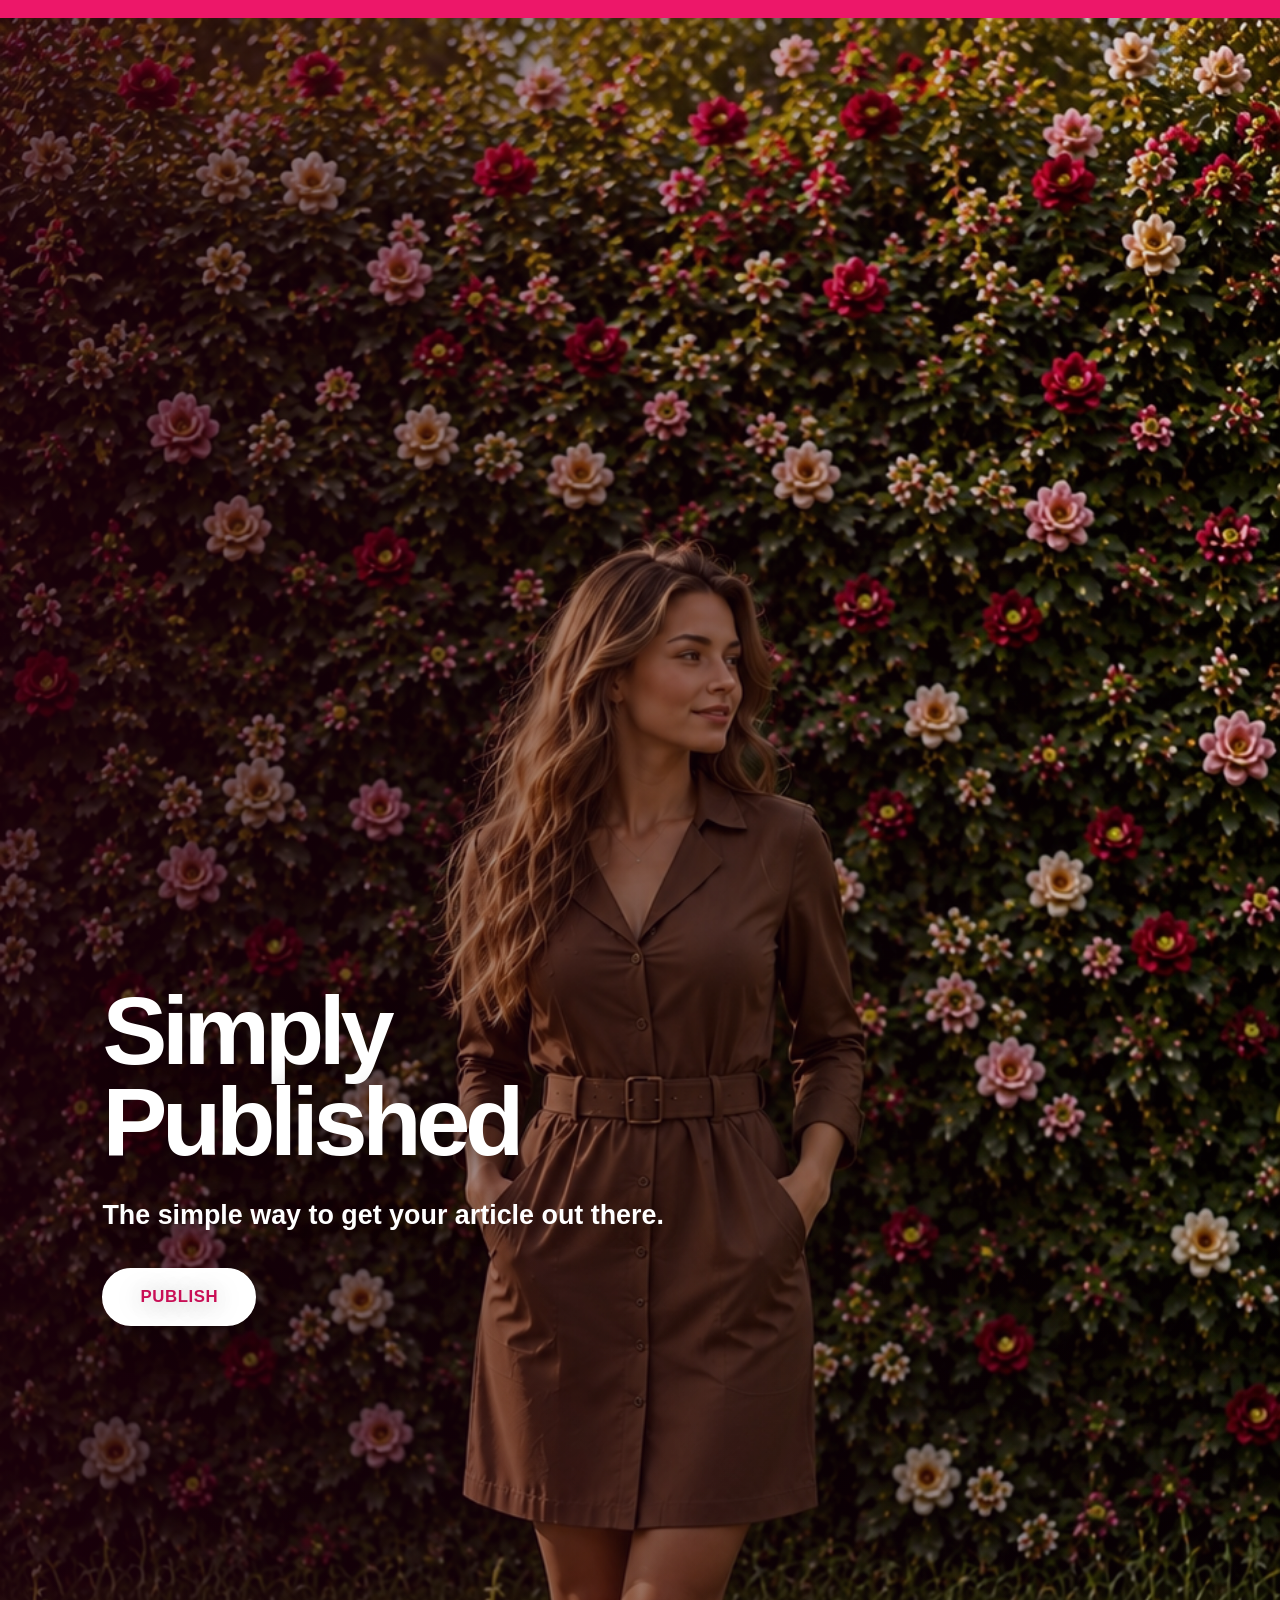
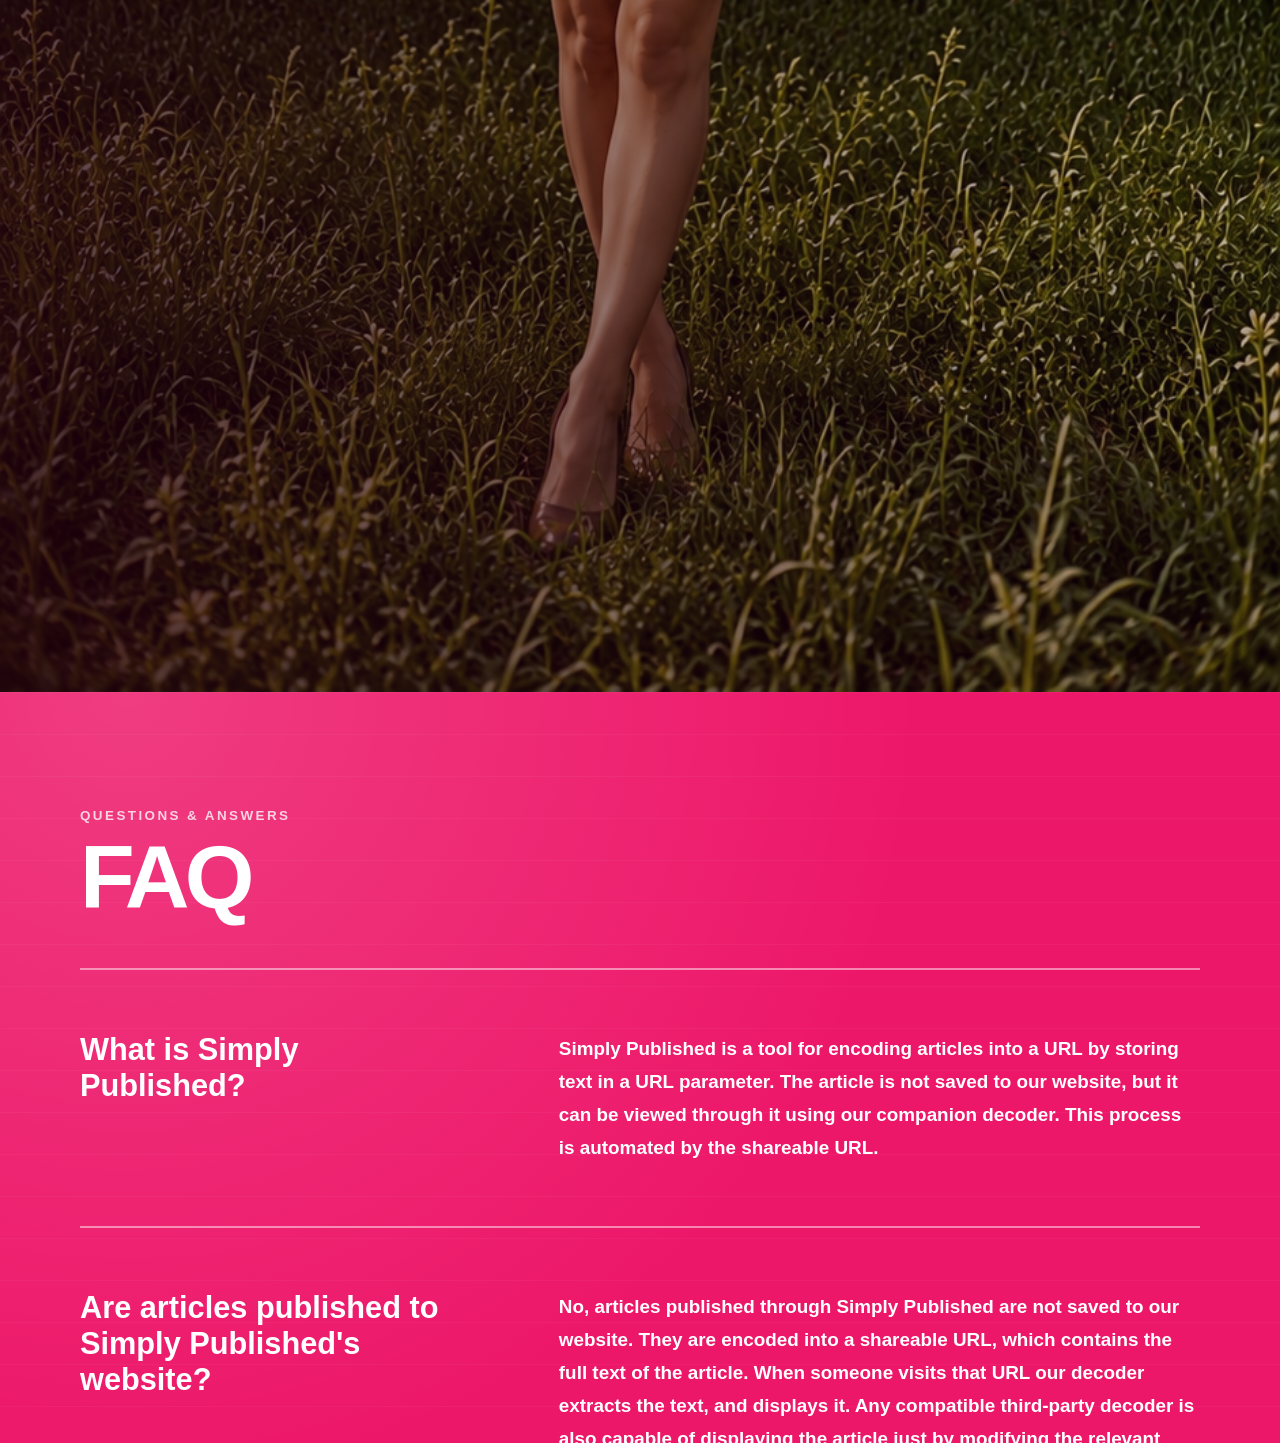
<file: docs/index.html>
<!DOCTYPE html>
<html lang="en">
<head>
    <meta charset="UTF-8">
    <meta name="viewport" content="width=device-width, initial-scale=1.0">
    <meta name="description" content="Simply Published makes it easy to encode an article into a shareable URL.">
    <title>Simply Published</title>
    <link rel="stylesheet" href="styles.css">
</head>
<body>
    <header class="top-strip" aria-label="Simply Published"></header>

    <main>
        <section class="hero" aria-labelledby="site-title">
            <picture class="hero-picture">
                <source media="(max-width: 700px)" srcset="mobile.jpg">
                <img src="desktop.jpg" alt="" class="hero-image">
            </picture>

            <div class="hero-shade" aria-hidden="true"></div>

            <div class="hero-content">
                <h1 id="site-title">Simply Published</h1>
                <p>The simple way to get your article out there.</p>
                <a class="publish-button" href="cms.html">Publish</a>
            </div>
        </section>

        <section class="faq" aria-labelledby="faq-title">
            <div class="faq-inner">
                <p class="section-label">Questions &amp; answers</p>
                <h2 id="faq-title">FAQ</h2>

                <div class="faq-list">
                    <article class="faq-item">
                        <h3>What is Simply Published?</h3>
                        <p>Simply Published is a tool for encoding articles into a URL by storing text in a URL parameter. The article is not saved to our website, but it can be viewed through it using our companion decoder. This process is automated by the shareable URL.</p>
                    </article>

                    <article class="faq-item">
                        <h3>Are articles published to Simply Published's website?</h3>
                        <p>No, articles published through Simply Published are not saved to our website. They are encoded into a shareable URL, which contains the full text of the article. When someone visits that URL our decoder extracts the text, and displays it. Any compatible third-party decoder is also capable of displaying the article just by modifying the relevant parts of the URL (e.g., changing the domain name).</p>
                    </article>
                    
                    <article class="faq-item">
                        <h3>Who is Simply Published for?</h3>
                        <p>Normally if you want to publish an article online you buy a domain, buy web hosting, create a website, write your article, and publish it. This process takes time, and typically money. If you're establishing a serious online presence, that can be well worth it. However, if you're just looking to quickly get an article online—to share with a limited audience, or perhaps even a specific person—, and don't care about long-term retention, then Simply Published provides a quicker alternative, because all you need to do is write your article, and generate the link. It's a very specific use-case.</p>
                    </article>

                    <article class="faq-item">
                        <h3>Can I publish anything I want?</h3>
                        <p>No, because your articles are being encoded, and decoded through our platform, your articles must comply with our <a href="cms.html?text=[base64]">Terms of Service agreement</a>, and it imposes some restrictions on what you can publish.</p>
                    </article>
                    
                    <article class="faq-item">
                        <h3>Does Simply Published review articles?</h3>
                        <p>No, we don't review articles during the publication process, because we don't have access to them. When you publish an article the process occurs entirely in your browser. Only you have the link until you share it with someone.</p>
                    </article>
                    
                    <article class="faq-item">
                        <h3>What are the downsides of using Simply Published?</h3>
                        <p>Because article URLs are quite long, you may not be able to share them on some platforms due to link length limits. For browser compatibility purposes we also impose a length limit on articles, so the platform is not well suited to big articles. The URLs are also not SEO friendly, as they aren't intended to be indexed by search engines.</p>
                    </article>
                    
                </div>
            </div>
        </section>
    </main>
</body>
</html>
</file>
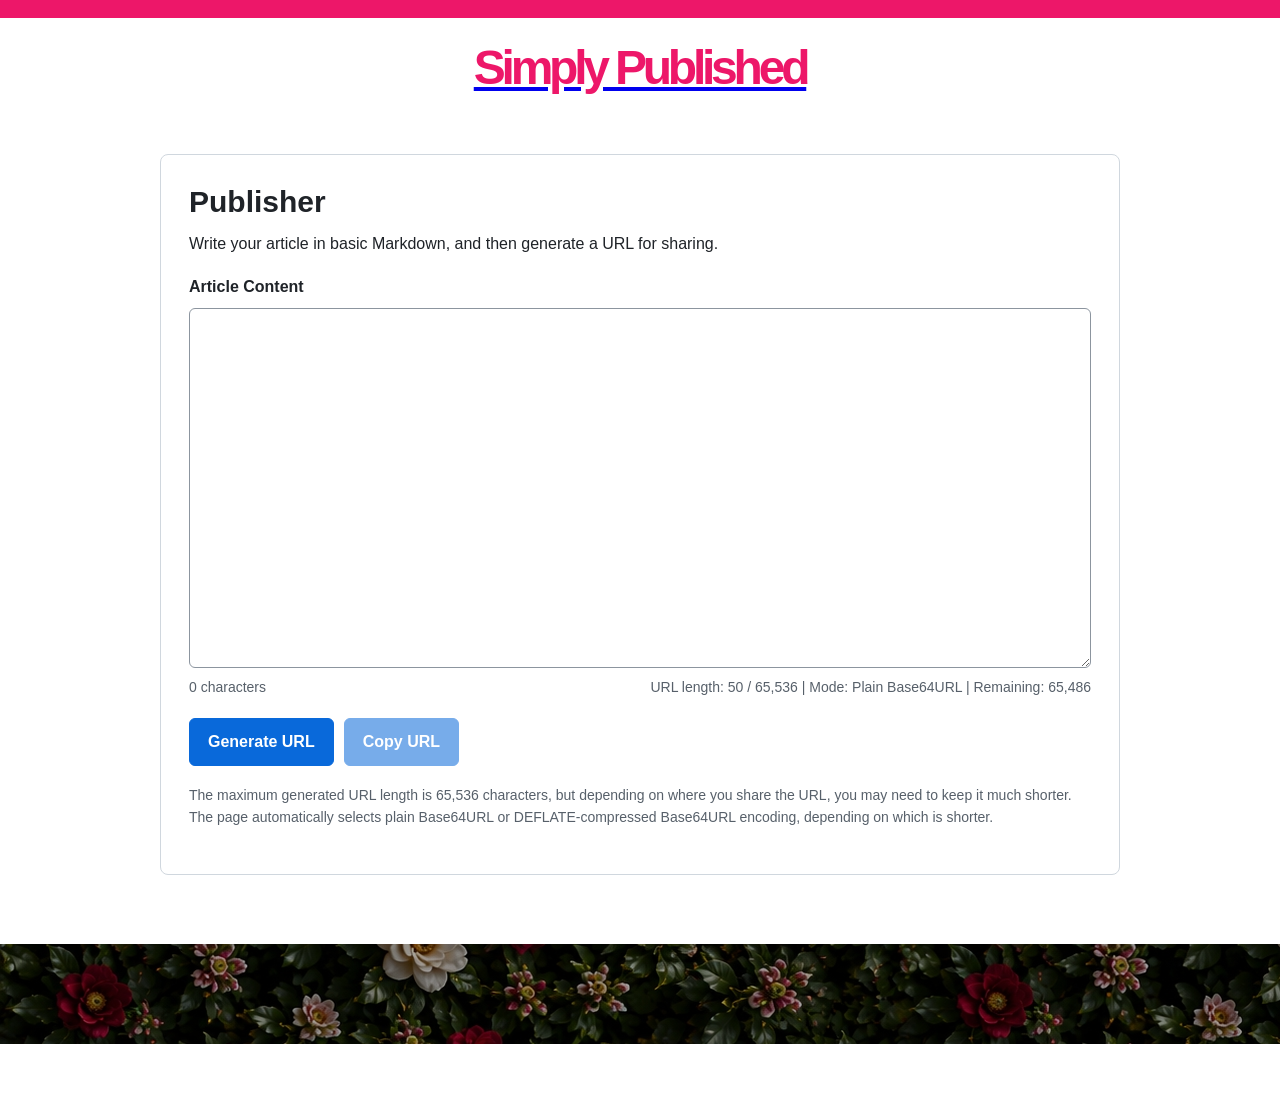
<file: docs/cms.html>
<!DOCTYPE html>
<html lang="en">
<head>
    <meta charset="UTF-8">
    <meta name="viewport" content="width=device-width, initial-scale=1.0">
    <title>Simply Published</title>
    <style>
        * {
            box-sizing: border-box;
        }

        html {
            background: #ffffff;
        }

        body {
            margin: 0;
            min-height: 100vh;
            color: #1f2328;
            background: #ffffff;
            font-family: Arial, Helvetica, sans-serif;
            font-size: 16px;
            line-height: 1.6;
        }

        #create_mode {
            width: min(960px, calc(100% - 40px));
            margin: 36px auto;
            padding: 28px;
            border: 1px solid #d0d7de;
            border-radius: 8px;
            background: #ffffff;
        }

        #create_mode h1 {
            margin: 0 0 10px;
            font-size: 30px;
            line-height: 1.25;
        }

        #create_mode p {
            margin: 0 0 18px;
        }

        .text-input-label {
            display: block;
            margin-bottom: 8px;
            font-weight: 700;
        }

        #text_input {
            width: 100%;
            min-height: 360px;
            padding: 14px;
            overflow: auto;
            resize: vertical;
            white-space: pre-wrap;
            overflow-wrap: anywhere;
            color: #1f2328;
            background: #ffffff;
            border: 1px solid #8c959f;
            border-radius: 6px;
            outline: none;
            font-family: ui-monospace, SFMono-Regular, Consolas, "Liberation Mono", monospace;
            line-height: 1.5;
        }

        #text_input:focus {
            border-color: #0969da;
            box-shadow: 0 0 0 3px rgba(9, 105, 218, 0.16);
        }

        .status-row {
            display: flex;
            flex-wrap: wrap;
            justify-content: space-between;
            gap: 8px 20px;
            margin-top: 8px;
            color: #57606a;
            font-size: 14px;
        }

        .button-row {
            display: flex;
            flex-wrap: wrap;
            gap: 10px;
            margin-top: 20px;
        }

        button {
            padding: 10px 18px;
            color: #ffffff;
            background: #0969da;
            border: 1px solid #0969da;
            border-radius: 6px;
            cursor: pointer;
            font: inherit;
            font-weight: 700;
        }

        button:hover,
        button:focus {
            background: #075bbd;
        }

        button:disabled {
            cursor: not-allowed;
            opacity: 0.55;
        }

        #message_output,
        #url_output_container {
            margin-top: 20px;
            padding: 14px;
            border-radius: 6px;
        }

        #message_output {
            display: none;
        }

        #message_output.success {
            display: block;
            background: #dafbe1;
            border: 1px solid #4ac26b;
        }

        #message_output.error {
            display: block;
            background: #ffebe9;
            border: 1px solid #ff8182;
        }

        #url_output_container {
            display: none;
            background: #f6f8fa;
            border: 1px solid #d0d7de;
        }

        #url_output_container.visible {
            display: block;
        }

        #generated_url {
            display: block;
            margin-top: 8px;
            overflow-wrap: anywhere;
            color: #0969da;
        }

        .small-note {
            margin-top: 18px !important;
            color: #57606a;
            font-size: 14px;
        }

        #view_mode {
            display: none;
        }

        #view_mode.visible {
            display: block;
        }

        #markdown_document {
            width: min(900px, calc(100% - 48px));
            margin: 40px auto;
            overflow-wrap: anywhere;
        }

        #markdown_document > :first-child {
            margin-top: 0;
        }

        #markdown_document > :last-child {
            margin-bottom: 0;
        }

        #markdown_document h1,
        #markdown_document h2,
        #markdown_document h3,
        #markdown_document h4,
        #markdown_document h5,
        #markdown_document h6 {
            margin-top: 1.5em;
            margin-bottom: 0.55em;
            line-height: 1.25;
            page-break-after: avoid;
            break-after: avoid-page;
        }

        #markdown_document h1,
        #markdown_document h2 {
            padding-bottom: 0.3em;
            border-bottom: 1px solid #d8dee4;
        }

        #markdown_document h1 { font-size: 2em; }
        #markdown_document h2 { font-size: 1.5em; }
        #markdown_document h3 { font-size: 1.25em; }
        #markdown_document h4 { font-size: 1em; }
        #markdown_document h5 { font-size: 0.875em; }
        #markdown_document h6 { font-size: 0.85em; color: #57606a; }

        #markdown_document p {
            margin: 0 0 1em;
        }

        #markdown_document a {
            color: #0969da;
            text-decoration: underline;
        }

        #markdown_document img {
            max-width: 100%;
            height: auto;
            break-inside: avoid;
            page-break-inside: avoid;
        }

        #markdown_document blockquote {
            margin: 0 0 1em;
            padding: 0 1em;
            color: #57606a;
            border-left: 4px solid #d0d7de;
            break-inside: avoid;
            page-break-inside: avoid;
        }

        #markdown_document blockquote > :last-child {
            margin-bottom: 0;
        }

        #markdown_document code {
            padding: 0.15em 0.35em;
            background: #eff1f3;
            border-radius: 4px;
            font-family: ui-monospace, SFMono-Regular, Consolas, "Liberation Mono", monospace;
            font-size: 0.9em;
        }

        #markdown_document pre {
            margin: 0 0 1em;
            padding: 16px;
            overflow: auto;
            white-space: pre-wrap;
            overflow-wrap: anywhere;
            background: #f6f8fa;
            border: 1px solid #d0d7de;
            border-radius: 6px;
            break-inside: avoid;
            page-break-inside: avoid;
        }

        #markdown_document pre code {
            padding: 0;
            background: transparent;
            border-radius: 0;
            font-size: 0.9em;
        }

        #markdown_document ul,
        #markdown_document ol {
            margin: 0 0 1em;
            padding-left: 2em;
        }

        #markdown_document li + li {
            margin-top: 0.2em;
        }

        #markdown_document li > ul,
        #markdown_document li > ol {
            margin-top: 0.2em;
            margin-bottom: 0;
        }

        #markdown_document .task-list-item {
            list-style: none;
        }

        #markdown_document .task-list-item input {
            margin: 0 0.45em 0 -1.4em;
            vertical-align: middle;
        }

        #markdown_document hr {
            height: 1px;
            margin: 1.5em 0;
            background: #d8dee4;
            border: 0;
        }

        #markdown_document table {
            display: block;
            width: max-content;
            max-width: 100%;
            margin: 0 0 1em;
            overflow-x: auto;
            border-collapse: collapse;
            break-inside: avoid;
            page-break-inside: avoid;
        }

        #markdown_document th,
        #markdown_document td {
            padding: 6px 13px;
            border: 1px solid #d0d7de;
        }

        #markdown_document th {
            font-weight: 700;
            background: #f6f8fa;
        }

        #markdown_document tr:nth-child(even) td {
            background: #f6f8fa;
        }

        #view_error {
            display: none;
            width: min(760px, calc(100% - 48px));
            margin: 40px auto;
            padding: 16px;
            background: #ffebe9;
            border: 1px solid #ff8182;
            border-radius: 6px;
        }

        #view_error.visible {
            display: block;
        }

        @media (max-width: 640px) {
            #create_mode {
                width: calc(100% - 24px);
                margin: 12px auto;
                padding: 18px;
            }

            #markdown_document {
                width: calc(100% - 28px);
                margin: 20px auto;
            }
        }

        @media print {
            @page {
                margin: 18mm;
            }

            body {
                color: #000000;
                background: #ffffff;
                font-size: 11pt;
                line-height: 1.45;
            }

            #create_mode,
            #view_error {
                display: none !important;
            }

            #view_mode.visible {
                display: block !important;
            }

            #markdown_document {
                width: auto;
                max-width: none;
                margin: 0;
            }

            #markdown_document a {
                color: #000000;
                text-decoration: underline;
            }

            #markdown_document pre,
            #markdown_document blockquote,
            #markdown_document table,
            #markdown_document img,
            #markdown_document li {
                break-inside: avoid;
                page-break-inside: avoid;
            }

            #markdown_document table {
                display: table;
                width: 100%;
                overflow: visible;
            }

            #markdown_document pre {
                white-space: pre-wrap;
            }
        }
        
        
   /* ==========================================
   Simply Published Header
   ========================================== */

.sp-top-bar {
    width: 100%;
    height: 18px;
    background: #ed1769;
}

.sp-banner {
    position: relative;
    width: 100%;
    height: 100px;
    background-color: #FFFFFF;
    overflow: hidden;
}

.sp-banner::before {
    content: "";
    position: absolute;
    inset: 0;
    /*background: rgba(0,0,0,0.35);*/
}

.sp-banner-overlay {
    position: relative;
    z-index: 1;
    height: 100%;
    display: flex;
    justify-content: center;
    align-items: center;
    padding: 0 20px;
    text-align: center;
}

.sp-banner h1 {
    margin: 0;
    color: #ed1769;
    font-family: Arial, Helvetica, sans-serif;
    /* font-size: 2rem;
    font-weight: 700; */

	font-size: clamp(2rem, 4vw, 3rem);
	line-height: 0.94;
	letter-spacing: -0.088em;
	font-weight: 900;    
    
    /* text-shadow:
        0 2px 8px rgba(0,0,0,0.65),
        0 0 2px rgba(0,0,0,0.8); */
}

@media (max-width: 700px) {

    .sp-top-bar {
        height: 14px;
    }

    .sp-banner {
        height: 100px;
    }

    .sp-banner h1 {
        font-size: 1.6rem;
    }

}

.sp-banner2 {
	margin-top: 69px;
	margin-bottom: 69px;
    position: relative;
    width: 100%;
    height: 100px;
    background-image: url("banner2.jpg");
    /* background-size: cover; */
    /* background-position: center; */
    /* background-repeat: no-repeat; */
    background-repeat: repeat;
    overflow: hidden;
}

.sp-banner2::before {
    content: "";
    position: absolute;
    inset: 0;
    background: rgba(0,0,0,0.35);
}

.sp-banner2-overlay {
    position: relative;
    z-index: 1;
    height: 100%;
    display: flex;
    justify-content: center;
    align-items: center;
    padding: 0 20px;
    text-align: center;
}

@media print {
   .sp-top-bar {
        display: none !important;
    }
    

    .sp-banner {
        display: none !important;
    }

     .sp-banner2 {
        display: none !important;
    }
}
    </style>
</head>
<body>

<!-- Simply Published Header -->
<div class="sp-top-bar"></div>

<header class="sp-banner">
    <div class="sp-banner-overlay">
        <a href="index.html"><h1>Simply Published</h1></a>
    </div>
</header>

    <main id="create_mode">
        <h1>Publisher</h1>
        <p>Write your article in basic Markdown, and then generate a URL for sharing.</p>

        <label class="text-input-label" for="text_input">Article Content</label>
        <div id="text_input" contenteditable="true" role="textbox" aria-multiline="true" spellcheck="true"></div>

        <div class="status-row">
            <span id="character_count">0 characters</span>
            <span id="url_length_status">URL length: calculating...</span>
        </div>

        <div class="button-row">
            <button id="generate_url_button" type="button">Generate URL</button>
            <button id="copy_url_button" type="button" disabled>Copy URL</button>
        </div>

        <div id="message_output" aria-live="polite"></div>

        <div id="url_output_container">
            <strong>Article URL</strong>
            <a id="generated_url" href="#"></a>
        </div>

        <p class="small-note">
            The maximum generated URL length is 65,536 characters, but depending on where you share the URL, you may need to keep it much shorter. The page automatically selects plain Base64URL or
            DEFLATE-compressed Base64URL encoding, depending on which is shorter.
        </p>
    </main>

    <main id="view_mode">
        <article id="markdown_document"></article>
    </main>

    <div id="view_error" role="alert"></div>

<footer class="sp-banner2">
    <div class="sp-banner2-overlay">
        
    </div>
</footer>

    <script>
        "use strict";

        var maximum_url_length = 65536;
        var encoded_text_parameter_name = "text";
        var plain_mode_prefix = "p";
        var compressed_mode_prefix = "c";
        var last_valid_text = "";
        var status_update_number = 0;

        var create_mode = document.getElementById("create_mode");
        var view_mode = document.getElementById("view_mode");
        var markdown_document = document.getElementById("markdown_document");
        var view_error = document.getElementById("view_error");
        var text_input = document.getElementById("text_input");
        var character_count = document.getElementById("character_count");
        var url_length_status = document.getElementById("url_length_status");
        var generate_url_button = document.getElementById("generate_url_button");
        var copy_url_button = document.getElementById("copy_url_button");
        var message_output = document.getElementById("message_output");
        var url_output_container = document.getElementById("url_output_container");
        var generated_url = document.getElementById("generated_url");

        function get_clean_page_url() {
            return window.location.href.split("?")[0].split("#")[0];
        }

        function get_plain_text() {
            return text_input.innerText.replace(/\r\n/g, "\n").replace(/\r/g, "\n");
        }

        function set_plain_text(text_value) {
            text_input.textContent = text_value;
        }

        function bytes_to_base64url(byte_values) {
            var binary_value = "";
            var chunk_size = 32768;
            var index_value = 0;

            for (index_value = 0; index_value < byte_values.length; index_value += chunk_size) {
                binary_value += String.fromCharCode.apply(null, byte_values.subarray(index_value, index_value + chunk_size));
            }

            return btoa(binary_value).replace(/\+/g, "-").replace(/\//g, "_").replace(/=+$/g, "");
        }

        function base64url_to_bytes(base64url_value) {
            var base64_value = base64url_value.replace(/-/g, "+").replace(/_/g, "/");
            var padding_length = (4 - (base64_value.length % 4)) % 4;
            var binary_value = "";
            var byte_values = null;
            var index_value = 0;

            if (/^[A-Za-z0-9_-]*$/.test(base64url_value) === false) {
                throw new Error("The encoded text contains invalid Base64URL characters.");
            }

            base64_value += "=".repeat(padding_length);
            binary_value = atob(base64_value);
            byte_values = new Uint8Array(binary_value.length);

            for (index_value = 0; index_value < binary_value.length; index_value++) {
                byte_values[index_value] = binary_value.charCodeAt(index_value);
            }

            return byte_values;
        }

        function compress_bytes(byte_values) {
            var compression_stream = new CompressionStream("deflate");
            var writer_value = compression_stream.writable.getWriter();

            writer_value.write(byte_values);
            writer_value.close();

            return new Response(compression_stream.readable).arrayBuffer().then(function (buffer_value) {
                return new Uint8Array(buffer_value);
            });
        }

        function decompress_bytes(byte_values) {
            var decompression_stream = new DecompressionStream("deflate");
            var writer_value = decompression_stream.writable.getWriter();

            writer_value.write(byte_values);
            writer_value.close();

            return new Response(decompression_stream.readable).arrayBuffer().then(function (buffer_value) {
                return new Uint8Array(buffer_value);
            });
        }

        function encode_text_both_modes(text_value) {
            var utf8_bytes = new TextEncoder().encode(text_value);
            var plain_value = plain_mode_prefix + bytes_to_base64url(utf8_bytes);

            if (typeof CompressionStream === "undefined") {
                return Promise.resolve({
                    encoded_value: plain_value,
                    mode_name: "Plain Base64URL"
                });
            }

            return compress_bytes(utf8_bytes).then(function (compressed_bytes) {
                var compressed_value = compressed_mode_prefix + bytes_to_base64url(compressed_bytes);

                if (compressed_value.length < plain_value.length) {
                    return {
                        encoded_value: compressed_value,
                        mode_name: "Compressed DEFLATE + Base64URL"
                    };
                }

                return {
                    encoded_value: plain_value,
                    mode_name: "Plain Base64URL"
                };
            });
        }

        function create_url_from_encoded_value(encoded_value) {
            return get_clean_page_url() + "?" + encoded_text_parameter_name + "=" + encoded_value;
        }

        function create_best_url_from_text(text_value) {
            return encode_text_both_modes(text_value).then(function (encoding_result) {
                encoding_result.url_value = create_url_from_encoded_value(encoding_result.encoded_value);
                return encoding_result;
            });
        }

        function decode_text_value(encoded_value) {
            var mode_prefix = encoded_value.substring(0, 1);
            var base64url_value = encoded_value.substring(1);
            var byte_values = null;

            if (base64url_value === "") {
                return Promise.reject(new Error("The encoded text is empty."));
            }

            byte_values = base64url_to_bytes(base64url_value);

            if (mode_prefix === plain_mode_prefix) {
                return Promise.resolve(new TextDecoder("utf-8", { fatal: true }).decode(byte_values));
            }

            if (mode_prefix === compressed_mode_prefix) {
                if (typeof DecompressionStream === "undefined") {
                    return Promise.reject(new Error("This browser does not support DEFLATE decompression."));
                }

                return decompress_bytes(byte_values).then(function (decompressed_bytes) {
                    return new TextDecoder("utf-8", { fatal: true }).decode(decompressed_bytes);
                });
            }

            return Promise.reject(new Error("The URL contains an unknown text encoding mode."));
        }

        function escape_html(text_value) {
            return text_value
                .replace(/&/g, "&amp;")
                .replace(/</g, "&lt;")
                .replace(/>/g, "&gt;")
                .replace(/"/g, "&quot;")
                .replace(/'/g, "&#39;");
        }

        function escape_attribute(text_value) {
            return escape_html(text_value).replace(/`/g, "&#96;");
        }

        function is_safe_url(url_value, image_mode) {
            var trimmed_value = url_value.trim();
            var lower_value = trimmed_value.toLowerCase();

            if (trimmed_value === "") {
                return false;
            }

            if (lower_value.indexOf("javascript:") === 0 || lower_value.indexOf("vbscript:") === 0) {
                return false;
            }

            if (lower_value.indexOf("data:") === 0) {
                if (image_mode === true && /^data:image\/(png|gif|jpeg|jpg|webp);base64,/i.test(trimmed_value) === true) {
                    return true;
                }
                return false;
            }

            return true;
        }

        function make_placeholder(store_values, html_value) {
            var placeholder_value = "\uE000" + store_values.length + "\uE001";
            store_values.push(html_value);
            return placeholder_value;
        }

        function restore_placeholders(text_value, store_values) {
            return text_value.replace(/\uE000(\d+)\uE001/g, function (match_value, index_value) {
                return store_values[Number(index_value)];
            });
        }

        function parse_inline(text_value) {
            var stored_values = [];
            var escaped_value = escape_html(text_value);

            escaped_value = escaped_value.replace(/\\([\\`*{}\[\]()#+\-.!_>~|])/g, function (match_value, character_value) {
                return make_placeholder(stored_values, character_value);
            });

            escaped_value = escaped_value.replace(/`([^`\n]+)`/g, function (match_value, code_value) {
                return make_placeholder(stored_values, "<code>" + code_value + "</code>");
            });

            escaped_value = escaped_value.replace(/!\[([^\]]*)\]\(([^\s)]+)(?:\s+[&quot;]([^&]*?)[&quot;])?\)/g, function (match_value, alt_value, url_value, title_value) {
                if (is_safe_url(url_value, true) === false) {
                    return match_value;
                }

                var image_html = "<img src=\"" + escape_attribute(url_value) + "\" alt=\"" + escape_attribute(alt_value) + "\"";
                if (title_value !== undefined) {
                    image_html += " title=\"" + escape_attribute(title_value) + "\"";
                }
                image_html += ">";
                return make_placeholder(stored_values, image_html);
            });

            escaped_value = escaped_value.replace(/\[([^\]]+)\]\(([^\s)]+)(?:\s+[&quot;]([^&]*?)[&quot;])?\)/g, function (match_value, label_value, url_value, title_value) {
                if (is_safe_url(url_value, false) === false) {
                    return match_value;
                }

                var link_html = "<a href=\"" + escape_attribute(url_value) + "\"";
                if (title_value !== undefined) {
                    link_html += " title=\"" + escape_attribute(title_value) + "\"";
                }
                link_html += ">" + label_value + "</a>";
                return make_placeholder(stored_values, link_html);
            });

            escaped_value = escaped_value.replace(/&lt;((?:https?|ftp):\/\/[^&\s]+)&gt;/gi, function (match_value, url_value) {
                return make_placeholder(stored_values, "<a href=\"" + escape_attribute(url_value) + "\">" + url_value + "</a>");
            });

            escaped_value = escaped_value.replace(/&lt;([A-Z0-9._%+-]+@[A-Z0-9.-]+\.[A-Z]{2,})&gt;/gi, function (match_value, email_value) {
                return make_placeholder(stored_values, "<a href=\"mailto:" + escape_attribute(email_value) + "\">" + email_value + "</a>");
            });

            escaped_value = escaped_value.replace(/\*\*\*([^\n]+?)\*\*\*/g, "<strong><em>$1</em></strong>");
            escaped_value = escaped_value.replace(/___([^\n]+?)___/g, "<strong><em>$1</em></strong>");
            escaped_value = escaped_value.replace(/\*\*([^\n]+?)\*\*/g, "<strong>$1</strong>");
            escaped_value = escaped_value.replace(/__([^\n]+?)__/g, "<strong>$1</strong>");
            escaped_value = escaped_value.replace(/~~([^\n]+?)~~/g, "<del>$1</del>");
            escaped_value = escaped_value.replace(/(^|[^*])\*([^*\n]+?)\*(?!\*)/g, "$1<em>$2</em>");
            escaped_value = escaped_value.replace(/(^|[^_])_([^_\n]+?)_(?!_)/g, "$1<em>$2</em>");

            escaped_value = escaped_value.replace(/(^|[\s(])((?:https?|ftp):\/\/[^\s<\uE000]+)/gi, function (match_value, prefix_value, url_value) {
                var trailing_value = "";
                while (/[.,!?;:]$/.test(url_value) === true) {
                    trailing_value = url_value.slice(-1) + trailing_value;
                    url_value = url_value.slice(0, -1);
                }
                return prefix_value + make_placeholder(stored_values, "<a href=\"" + escape_attribute(url_value) + "\">" + url_value + "</a>") + trailing_value;
            });

            escaped_value = escaped_value.replace(/(^|[\s(])([A-Z0-9._%+-]+@[A-Z0-9.-]+\.[A-Z]{2,})/gi, function (match_value, prefix_value, email_value) {
                return prefix_value + make_placeholder(stored_values, "<a href=\"mailto:" + escape_attribute(email_value) + "\">" + email_value + "</a>");
            });

            escaped_value = escaped_value.replace(/ {2}\n/g, "<br>\n");
            escaped_value = escaped_value.replace(/\n/g, "<br>\n");

            return restore_placeholders(escaped_value, stored_values);
        }

        function split_table_row(line_value) {
            var clean_value = line_value.trim();
            if (clean_value.charAt(0) === "|") {
                clean_value = clean_value.substring(1);
            }
            if (clean_value.charAt(clean_value.length - 1) === "|") {
                clean_value = clean_value.substring(0, clean_value.length - 1);
            }
            return clean_value.split(/(?<!\\)\|/).map(function (cell_value) {
                return cell_value.replace(/\\\|/g, "|").trim();
            });
        }

        function parse_table_alignment(line_value) {
            var cells_value = split_table_row(line_value);
            var alignment_values = [];
            var index_value = 0;
            var cell_value = "";

            for (index_value = 0; index_value < cells_value.length; index_value++) {
                cell_value = cells_value[index_value];
                if (/^:?-{3,}:?$/.test(cell_value) === false) {
                    return null;
                }
                if (cell_value.charAt(0) === ":" && cell_value.charAt(cell_value.length - 1) === ":") {
                    alignment_values.push("center");
                } else if (cell_value.charAt(cell_value.length - 1) === ":") {
                    alignment_values.push("right");
                } else if (cell_value.charAt(0) === ":") {
                    alignment_values.push("left");
                } else {
                    alignment_values.push("");
                }
            }
            return alignment_values;
        }

        function render_table(lines_value, start_index) {
            var header_cells = split_table_row(lines_value[start_index]);
            var alignment_values = parse_table_alignment(lines_value[start_index + 1]);
            var index_value = start_index + 2;
            var row_cells = null;
            var column_index = 0;
            var html_value = "<table><thead><tr>";

            if (alignment_values === null || header_cells.length !== alignment_values.length) {
                return null;
            }

            for (column_index = 0; column_index < header_cells.length; column_index++) {
                html_value += "<th" + (alignment_values[column_index] !== "" ? " style=\"text-align:" + alignment_values[column_index] + "\"" : "") + ">" + parse_inline(header_cells[column_index]) + "</th>";
            }
            html_value += "</tr></thead><tbody>";

            while (index_value < lines_value.length && lines_value[index_value].trim() !== "" && lines_value[index_value].indexOf("|") !== -1) {
                row_cells = split_table_row(lines_value[index_value]);
                html_value += "<tr>";
                for (column_index = 0; column_index < header_cells.length; column_index++) {
                    html_value += "<td" + (alignment_values[column_index] !== "" ? " style=\"text-align:" + alignment_values[column_index] + "\"" : "") + ">" + parse_inline(row_cells[column_index] || "") + "</td>";
                }
                html_value += "</tr>";
                index_value++;
            }

            html_value += "</tbody></table>";
            return { html: html_value, next_index: index_value };
        }

        function render_list(lines_value, start_index) {
            var first_match = lines_value[start_index].match(/^(\s*)([-+*]|\d+[.)])\s+(.*)$/);
            var base_indent = first_match[1].replace(/\t/g, "    ").length;
            var ordered_value = /^\d/.test(first_match[2]);
            var tag_name = ordered_value === true ? "ol" : "ul";
            var html_value = "<" + tag_name + ">";
            var index_value = start_index;
            var item_match = null;
            var current_indent = 0;
            var item_text = "";
            var task_match = null;
            var nested_result = null;

            while (index_value < lines_value.length) {
                item_match = lines_value[index_value].match(/^(\s*)([-+*]|\d+[.)])\s+(.*)$/);
                if (item_match === null) {
                    break;
                }

                current_indent = item_match[1].replace(/\t/g, "    ").length;
                if (current_indent < base_indent) {
                    break;
                }
                if (current_indent > base_indent) {
                    nested_result = render_list(lines_value, index_value);
                    html_value = html_value.replace(/<\/li>$/, nested_result.html + "</li>");
                    index_value = nested_result.next_index;
                    continue;
                }
                if ((/^\d/.test(item_match[2])) !== ordered_value) {
                    break;
                }

                item_text = item_match[3];
                task_match = item_text.match(/^\[([ xX])\]\s+(.*)$/);
                if (task_match !== null) {
                    html_value += "<li class=\"task-list-item\"><input type=\"checkbox\" disabled" + (task_match[1].toLowerCase() === "x" ? " checked" : "") + ">" + parse_inline(task_match[2]) + "</li>";
                } else {
                    html_value += "<li>" + parse_inline(item_text) + "</li>";
                }
                index_value++;
            }

            html_value += "</" + tag_name + ">";
            return { html: html_value, next_index: index_value };
        }

        function render_markdown_blocks(markdown_value) {
            var lines_value = markdown_value.replace(/\r\n/g, "\n").replace(/\r/g, "\n").split("\n");
            var html_parts = [];
            var index_value = 0;
            var line_value = "";
            var fence_match = null;
            var fence_marker = "";
            var language_value = "";
            var code_lines = [];
            var quote_lines = [];
            var paragraph_lines = [];
            var table_result = null;
            var list_result = null;
            var heading_match = null;
            var indented_lines = [];

            function flush_paragraph() {
                if (paragraph_lines.length > 0) {
                    html_parts.push("<p>" + parse_inline(paragraph_lines.join("\n")) + "</p>");
                    paragraph_lines = [];
                }
            }

            while (index_value < lines_value.length) {
                line_value = lines_value[index_value];

                if (line_value.trim() === "") {
                    flush_paragraph();
                    index_value++;
                    continue;
                }

                fence_match = line_value.match(/^\s*(```+|~~~+)\s*([^\s]*)\s*$/);
                if (fence_match !== null) {
                    flush_paragraph();
                    fence_marker = fence_match[1];
                    language_value = fence_match[2];
                    code_lines = [];
                    index_value++;
                    while (index_value < lines_value.length && new RegExp("^\\s*" + fence_marker.charAt(0) + "{" + fence_marker.length + ",}\\s*$").test(lines_value[index_value]) === false) {
                        code_lines.push(lines_value[index_value]);
                        index_value++;
                    }
                    if (index_value < lines_value.length) {
                        index_value++;
                    }
                    html_parts.push("<pre><code" + (language_value !== "" ? " class=\"language-" + escape_attribute(language_value) + "\"" : "") + ">" + escape_html(code_lines.join("\n")) + "</code></pre>");
                    continue;
                }

                if (/^( {4}|\t)/.test(line_value) === true) {
                    flush_paragraph();
                    indented_lines = [];
                    while (index_value < lines_value.length && (/^( {4}|\t)/.test(lines_value[index_value]) === true || lines_value[index_value].trim() === "")) {
                        indented_lines.push(lines_value[index_value].replace(/^( {4}|\t)/, ""));
                        index_value++;
                    }
                    html_parts.push("<pre><code>" + escape_html(indented_lines.join("\n").replace(/\n+$/, "")) + "</code></pre>");
                    continue;
                }

                if (index_value + 1 < lines_value.length && line_value.indexOf("|") !== -1) {
                    table_result = render_table(lines_value, index_value);
                    if (table_result !== null) {
                        flush_paragraph();
                        html_parts.push(table_result.html);
                        index_value = table_result.next_index;
                        continue;
                    }
                }

                heading_match = line_value.match(/^(#{1,6})\s+(.+?)\s*#*$/);
                if (heading_match !== null) {
                    flush_paragraph();
                    html_parts.push("<h" + heading_match[1].length + ">" + parse_inline(heading_match[2]) + "</h" + heading_match[1].length + ">");
                    index_value++;
                    continue;
                }

                if (index_value + 1 < lines_value.length && /^=+\s*$/.test(lines_value[index_value + 1]) === true) {
                    flush_paragraph();
                    html_parts.push("<h1>" + parse_inline(line_value) + "</h1>");
                    index_value += 2;
                    continue;
                }

                if (index_value + 1 < lines_value.length && /^-+\s*$/.test(lines_value[index_value + 1]) === true && line_value.indexOf("|") === -1) {
                    flush_paragraph();
                    html_parts.push("<h2>" + parse_inline(line_value) + "</h2>");
                    index_value += 2;
                    continue;
                }

                if (/^\s{0,3}((\*\s*){3,}|(-\s*){3,}|(_\s*){3,})$/.test(line_value) === true) {
                    flush_paragraph();
                    html_parts.push("<hr>");
                    index_value++;
                    continue;
                }

                if (/^\s*>/.test(line_value) === true) {
                    flush_paragraph();
                    quote_lines = [];
                    while (index_value < lines_value.length && /^\s*>/.test(lines_value[index_value]) === true) {
                        quote_lines.push(lines_value[index_value].replace(/^\s*> ?/, ""));
                        index_value++;
                    }
                    html_parts.push("<blockquote>" + render_markdown_blocks(quote_lines.join("\n")) + "</blockquote>");
                    continue;
                }

                if (/^(\s*)([-+*]|\d+[.)])\s+/.test(line_value) === true) {
                    flush_paragraph();
                    list_result = render_list(lines_value, index_value);
                    html_parts.push(list_result.html);
                    index_value = list_result.next_index;
                    continue;
                }

                paragraph_lines.push(line_value);
                index_value++;
            }

            flush_paragraph();
            return html_parts.join("\n");
        }

        function render_markdown(markdown_value) {
            return render_markdown_blocks(markdown_value);
        }

        function show_message(message_value, message_type) {
            message_output.textContent = message_value;
            message_output.className = message_type;
        }

        function clear_message() {
            message_output.textContent = "";
            message_output.className = "";
        }

        function hide_generated_url() {
            url_output_container.className = "";
            generated_url.textContent = "";
            generated_url.removeAttribute("href");
            copy_url_button.disabled = true;
        }

        function update_input_status() {
            var text_value = get_plain_text();
            var current_update_number = ++status_update_number;

            character_count.textContent = text_value.length + (text_value.length === 1 ? " character" : " characters");
            url_length_status.textContent = "URL length: calculating...";
            generate_url_button.disabled = true;
            hide_generated_url();

            create_best_url_from_text(text_value).then(function (encoding_result) {
                var current_url_length = encoding_result.url_value.length;
                var remaining_url_characters = maximum_url_length - current_url_length;

                if (current_update_number !== status_update_number) {
                    return;
                }

                url_length_status.textContent =
                    "URL length: " + current_url_length.toLocaleString() +
                    " / " + maximum_url_length.toLocaleString() +
                    " | Mode: " + encoding_result.mode_name +
                    " | Remaining: " + Math.max(0, remaining_url_characters).toLocaleString();

                if (remaining_url_characters < 0) {
                    set_plain_text(last_valid_text);
                    show_message("The most recent input was removed because it would exceed the 65,536-character URL limit.", "error");
                    update_input_status();
                    return;
                }

                last_valid_text = text_value;
                generate_url_button.disabled = false;
                if (message_output.className === "error") {
                    clear_message();
                }
            }).catch(function (error_value) {
                if (current_update_number !== status_update_number) {
                    return;
                }
                show_message("The text could not be encoded: " + error_value.message, "error");
            });
        }

        function generate_url() {
            var text_value = get_plain_text();

            generate_url_button.disabled = true;
            show_message("Generating the shortest supported URL...", "success");

            create_best_url_from_text(text_value).then(function (encoding_result) {
                if (encoding_result.url_value.length > maximum_url_length) {
                    show_message("The Markdown is too large to create a URL within the 65,536-character limit.", "error");
                    generate_url_button.disabled = false;
                    return;
                }

                generated_url.textContent = encoding_result.url_value;
                generated_url.href = encoding_result.url_value;
                url_output_container.className = "visible";
                copy_url_button.disabled = false;
                generate_url_button.disabled = false;
                show_message("The article URL was generated using " + encoding_result.mode_name + ".", "success");
            }).catch(function (error_value) {
                generate_url_button.disabled = false;
                show_message("The URL could not be generated: " + error_value.message, "error");
            });

            return true;
        }

        function fallback_copy_url(url_value) {
            var temporary_textarea = document.createElement("textarea");
            temporary_textarea.value = url_value;
            temporary_textarea.setAttribute("readonly", "readonly");
            temporary_textarea.style.position = "fixed";
            temporary_textarea.style.left = "-9999px";
            document.body.appendChild(temporary_textarea);
            temporary_textarea.select();

            try {
                document.execCommand("copy");
                show_message("The generated URL was copied to the clipboard.", "success");
            } catch (error_value) {
                show_message("The URL could not be copied automatically.", "error");
            }

            document.body.removeChild(temporary_textarea);
        }

        function copy_generated_url() {
            var url_value = generated_url.textContent;

            if (url_value === "") {
                show_message("Generate a URL before trying to copy it.", "error");
                return false;
            }

            if (navigator.clipboard !== undefined && navigator.clipboard.writeText !== undefined) {
                navigator.clipboard.writeText(url_value).then(function () {
                    show_message("The generated URL was copied to the clipboard.", "success");
                }).catch(function () {
                    fallback_copy_url(url_value);
                });
            } else {
                fallback_copy_url(url_value);
            }

            return true;
        }

        function start_create_mode() {
            document.title = "Markdown URL Publisher";
            create_mode.style.display = "block";
            view_mode.className = "";
            view_error.className = "";
            last_valid_text = "";
            update_input_status();
        }

        function start_view_mode(encoded_value) {
            create_mode.style.display = "none";
            view_mode.className = "visible";
            view_error.className = "";

            decode_text_value(encoded_value).then(function (decoded_text) {
                markdown_document.innerHTML = render_markdown(decoded_text);
                var first_heading = markdown_document.querySelector("h1, h2, h3, h4, h5, h6");
                document.title = first_heading !== null ? first_heading.textContent : "Markdown Document";
            }).catch(function (error_value) {
                view_mode.className = "";
                view_error.textContent = "The document could not be decoded: " + error_value.message;
                view_error.className = "visible";
                document.title = "Document Error";
            });
        }

        function initialize_page() {
            var search_parameters = new URLSearchParams(window.location.search);
            var encoded_value = null;

            if (search_parameters.has(encoded_text_parameter_name) === false) {
                start_create_mode();
                return;
            }

            encoded_value = search_parameters.get(encoded_text_parameter_name);
            if (encoded_value === null || encoded_value === "") {
                start_view_mode("");
                return;
            }

            start_view_mode(encoded_value);
        }

        text_input.addEventListener("input", function () {
            update_input_status();
        });

        text_input.addEventListener("paste", function (event_value) {
            var pasted_text = "";
            event_value.preventDefault();
            if (event_value.clipboardData !== null) {
                pasted_text = event_value.clipboardData.getData("text/plain");
            }
            document.execCommand("insertText", false, pasted_text);
        });

        generate_url_button.addEventListener("click", function () {
            generate_url();
        });

        copy_url_button.addEventListener("click", function () {
            copy_generated_url();
        });

        initialize_page();
    </script>
</body>
</html>
</file>
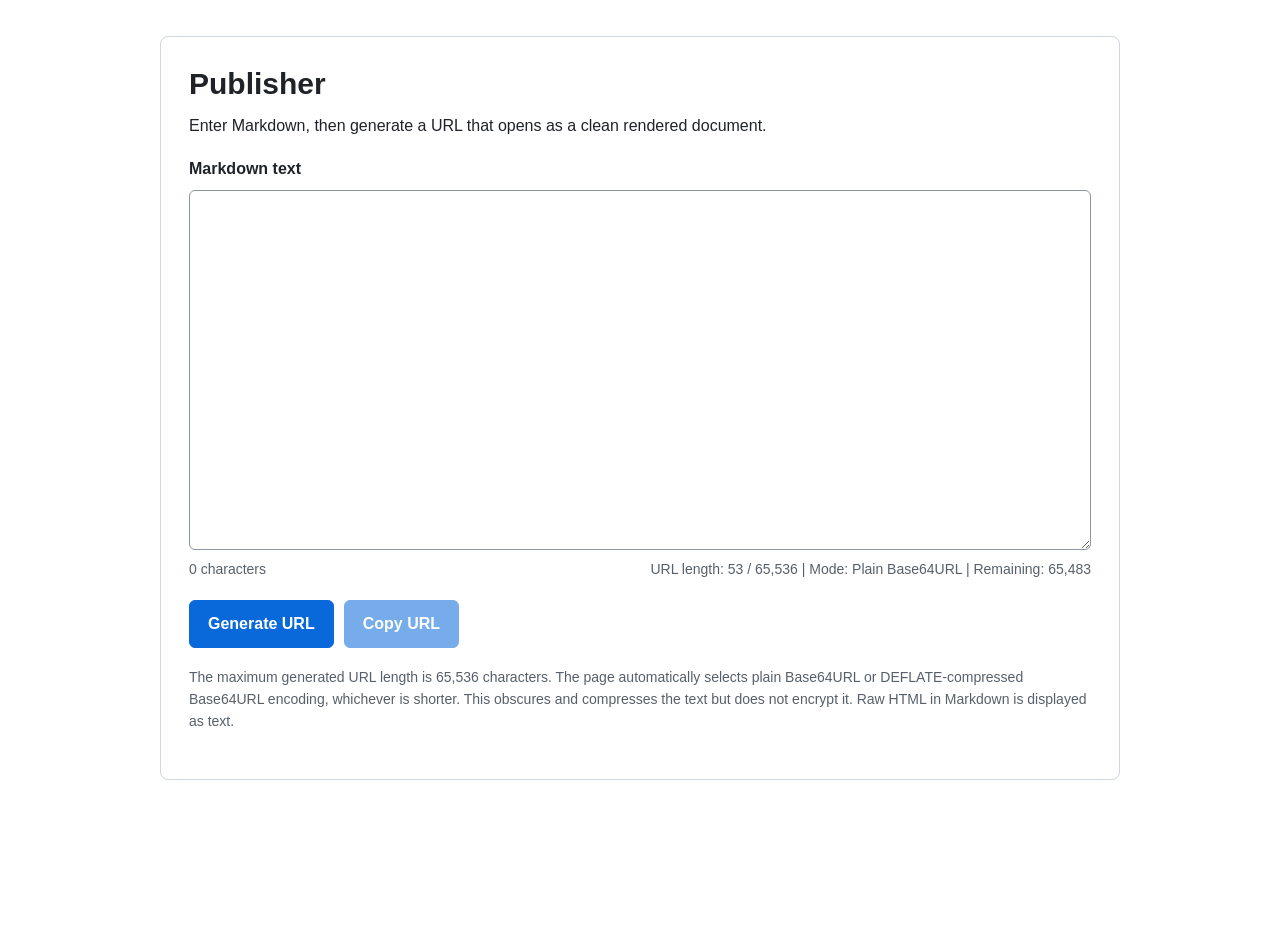
<file: docs/viewer.html>
<!DOCTYPE html>
<html lang="en">
<head>
    <meta charset="UTF-8">
    <meta name="viewport" content="width=device-width, initial-scale=1.0">
    <title>Simply Published</title>
    <style>
        * {
            box-sizing: border-box;
        }

        html {
            background: #ffffff;
        }

        body {
            margin: 0;
            min-height: 100vh;
            color: #1f2328;
            background: #ffffff;
            font-family: Arial, Helvetica, sans-serif;
            font-size: 16px;
            line-height: 1.6;
        }

        #create_mode {
            width: min(960px, calc(100% - 40px));
            margin: 36px auto;
            padding: 28px;
            border: 1px solid #d0d7de;
            border-radius: 8px;
            background: #ffffff;
        }

        #create_mode h1 {
            margin: 0 0 10px;
            font-size: 30px;
            line-height: 1.25;
        }

        #create_mode p {
            margin: 0 0 18px;
        }

        .text-input-label {
            display: block;
            margin-bottom: 8px;
            font-weight: 700;
        }

        #text_input {
            width: 100%;
            min-height: 360px;
            padding: 14px;
            overflow: auto;
            resize: vertical;
            white-space: pre-wrap;
            overflow-wrap: anywhere;
            color: #1f2328;
            background: #ffffff;
            border: 1px solid #8c959f;
            border-radius: 6px;
            outline: none;
            font-family: ui-monospace, SFMono-Regular, Consolas, "Liberation Mono", monospace;
            line-height: 1.5;
        }

        #text_input:focus {
            border-color: #0969da;
            box-shadow: 0 0 0 3px rgba(9, 105, 218, 0.16);
        }

        .status-row {
            display: flex;
            flex-wrap: wrap;
            justify-content: space-between;
            gap: 8px 20px;
            margin-top: 8px;
            color: #57606a;
            font-size: 14px;
        }

        .button-row {
            display: flex;
            flex-wrap: wrap;
            gap: 10px;
            margin-top: 20px;
        }

        button {
            padding: 10px 18px;
            color: #ffffff;
            background: #0969da;
            border: 1px solid #0969da;
            border-radius: 6px;
            cursor: pointer;
            font: inherit;
            font-weight: 700;
        }

        button:hover,
        button:focus {
            background: #075bbd;
        }

        button:disabled {
            cursor: not-allowed;
            opacity: 0.55;
        }

        #message_output,
        #url_output_container {
            margin-top: 20px;
            padding: 14px;
            border-radius: 6px;
        }

        #message_output {
            display: none;
        }

        #message_output.success {
            display: block;
            background: #dafbe1;
            border: 1px solid #4ac26b;
        }

        #message_output.error {
            display: block;
            background: #ffebe9;
            border: 1px solid #ff8182;
        }

        #url_output_container {
            display: none;
            background: #f6f8fa;
            border: 1px solid #d0d7de;
        }

        #url_output_container.visible {
            display: block;
        }

        #generated_url {
            display: block;
            margin-top: 8px;
            overflow-wrap: anywhere;
            color: #0969da;
        }

        .small-note {
            margin-top: 18px !important;
            color: #57606a;
            font-size: 14px;
        }

        #view_mode {
            display: none;
        }

        #view_mode.visible {
            display: block;
        }

        #markdown_document {
            width: min(900px, calc(100% - 48px));
            margin: 40px auto;
            overflow-wrap: anywhere;
        }

        #markdown_document > :first-child {
            margin-top: 0;
        }

        #markdown_document > :last-child {
            margin-bottom: 0;
        }

        #markdown_document h1,
        #markdown_document h2,
        #markdown_document h3,
        #markdown_document h4,
        #markdown_document h5,
        #markdown_document h6 {
            margin-top: 1.5em;
            margin-bottom: 0.55em;
            line-height: 1.25;
            page-break-after: avoid;
            break-after: avoid-page;
        }

        #markdown_document h1,
        #markdown_document h2 {
            padding-bottom: 0.3em;
            border-bottom: 1px solid #d8dee4;
        }

        #markdown_document h1 { font-size: 2em; }
        #markdown_document h2 { font-size: 1.5em; }
        #markdown_document h3 { font-size: 1.25em; }
        #markdown_document h4 { font-size: 1em; }
        #markdown_document h5 { font-size: 0.875em; }
        #markdown_document h6 { font-size: 0.85em; color: #57606a; }

        #markdown_document p {
            margin: 0 0 1em;
        }

        #markdown_document a {
            color: #0969da;
            text-decoration: underline;
        }

        #markdown_document img {
            max-width: 100%;
            height: auto;
            break-inside: avoid;
            page-break-inside: avoid;
        }

        #markdown_document blockquote {
            margin: 0 0 1em;
            padding: 0 1em;
            color: #57606a;
            border-left: 4px solid #d0d7de;
            break-inside: avoid;
            page-break-inside: avoid;
        }

        #markdown_document blockquote > :last-child {
            margin-bottom: 0;
        }

        #markdown_document code {
            padding: 0.15em 0.35em;
            background: #eff1f3;
            border-radius: 4px;
            font-family: ui-monospace, SFMono-Regular, Consolas, "Liberation Mono", monospace;
            font-size: 0.9em;
        }

        #markdown_document pre {
            margin: 0 0 1em;
            padding: 16px;
            overflow: auto;
            white-space: pre-wrap;
            overflow-wrap: anywhere;
            background: #f6f8fa;
            border: 1px solid #d0d7de;
            border-radius: 6px;
            break-inside: avoid;
            page-break-inside: avoid;
        }

        #markdown_document pre code {
            padding: 0;
            background: transparent;
            border-radius: 0;
            font-size: 0.9em;
        }

        #markdown_document ul,
        #markdown_document ol {
            margin: 0 0 1em;
            padding-left: 2em;
        }

        #markdown_document li + li {
            margin-top: 0.2em;
        }

        #markdown_document li > ul,
        #markdown_document li > ol {
            margin-top: 0.2em;
            margin-bottom: 0;
        }

        #markdown_document .task-list-item {
            list-style: none;
        }

        #markdown_document .task-list-item input {
            margin: 0 0.45em 0 -1.4em;
            vertical-align: middle;
        }

        #markdown_document hr {
            height: 1px;
            margin: 1.5em 0;
            background: #d8dee4;
            border: 0;
        }

        #markdown_document table {
            display: block;
            width: max-content;
            max-width: 100%;
            margin: 0 0 1em;
            overflow-x: auto;
            border-collapse: collapse;
            break-inside: avoid;
            page-break-inside: avoid;
        }

        #markdown_document th,
        #markdown_document td {
            padding: 6px 13px;
            border: 1px solid #d0d7de;
        }

        #markdown_document th {
            font-weight: 700;
            background: #f6f8fa;
        }

        #markdown_document tr:nth-child(even) td {
            background: #f6f8fa;
        }

        #view_error {
            display: none;
            width: min(760px, calc(100% - 48px));
            margin: 40px auto;
            padding: 16px;
            background: #ffebe9;
            border: 1px solid #ff8182;
            border-radius: 6px;
        }

        #view_error.visible {
            display: block;
        }

        @media (max-width: 640px) {
            #create_mode {
                width: calc(100% - 24px);
                margin: 12px auto;
                padding: 18px;
            }

            #markdown_document {
                width: calc(100% - 28px);
                margin: 20px auto;
            }
        }

        @media print {
            @page {
                margin: 18mm;
            }

            body {
                color: #000000;
                background: #ffffff;
                font-size: 11pt;
                line-height: 1.45;
            }

            #create_mode,
            #view_error {
                display: none !important;
            }

            #view_mode.visible {
                display: block !important;
            }

            #markdown_document {
                width: auto;
                max-width: none;
                margin: 0;
            }

            #markdown_document a {
                color: #000000;
                text-decoration: underline;
            }

            #markdown_document pre,
            #markdown_document blockquote,
            #markdown_document table,
            #markdown_document img,
            #markdown_document li {
                break-inside: avoid;
                page-break-inside: avoid;
            }

            #markdown_document table {
                display: table;
                width: 100%;
                overflow: visible;
            }

            #markdown_document pre {
                white-space: pre-wrap;
            }
        }
    </style>
</head>
<body>
    <main id="create_mode">
        <h1>Publisher</h1>
        <p>Enter Markdown, then generate a URL that opens as a clean rendered document.</p>

        <label class="text-input-label" for="text_input">Markdown text</label>
        <div id="text_input" contenteditable="true" role="textbox" aria-multiline="true" spellcheck="true"></div>

        <div class="status-row">
            <span id="character_count">0 characters</span>
            <span id="url_length_status">URL length: calculating...</span>
        </div>

        <div class="button-row">
            <button id="generate_url_button" type="button">Generate URL</button>
            <button id="copy_url_button" type="button" disabled>Copy URL</button>
        </div>

        <div id="message_output" aria-live="polite"></div>

        <div id="url_output_container">
            <strong>Generated view URL</strong>
            <a id="generated_url" href="#"></a>
        </div>

        <p class="small-note">
            The maximum generated URL length is 65,536 characters. The page automatically selects plain Base64URL or
            DEFLATE-compressed Base64URL encoding, whichever is shorter. This obscures and compresses the text but does
            not encrypt it. Raw HTML in Markdown is displayed as text.
        </p>
    </main>

    <main id="view_mode">
        <article id="markdown_document"></article>
    </main>

    <div id="view_error" role="alert"></div>

    <script>
        "use strict";

        var maximum_url_length = 65536;
        var encoded_text_parameter_name = "text";
        var plain_mode_prefix = "p";
        var compressed_mode_prefix = "c";
        var last_valid_text = "";
        var status_update_number = 0;

        var create_mode = document.getElementById("create_mode");
        var view_mode = document.getElementById("view_mode");
        var markdown_document = document.getElementById("markdown_document");
        var view_error = document.getElementById("view_error");
        var text_input = document.getElementById("text_input");
        var character_count = document.getElementById("character_count");
        var url_length_status = document.getElementById("url_length_status");
        var generate_url_button = document.getElementById("generate_url_button");
        var copy_url_button = document.getElementById("copy_url_button");
        var message_output = document.getElementById("message_output");
        var url_output_container = document.getElementById("url_output_container");
        var generated_url = document.getElementById("generated_url");

        function get_clean_page_url() {
            return window.location.href.split("?")[0].split("#")[0];
        }

        function get_plain_text() {
            return text_input.innerText.replace(/\r\n/g, "\n").replace(/\r/g, "\n");
        }

        function set_plain_text(text_value) {
            text_input.textContent = text_value;
        }

        function bytes_to_base64url(byte_values) {
            var binary_value = "";
            var chunk_size = 32768;
            var index_value = 0;

            for (index_value = 0; index_value < byte_values.length; index_value += chunk_size) {
                binary_value += String.fromCharCode.apply(null, byte_values.subarray(index_value, index_value + chunk_size));
            }

            return btoa(binary_value).replace(/\+/g, "-").replace(/\//g, "_").replace(/=+$/g, "");
        }

        function base64url_to_bytes(base64url_value) {
            var base64_value = base64url_value.replace(/-/g, "+").replace(/_/g, "/");
            var padding_length = (4 - (base64_value.length % 4)) % 4;
            var binary_value = "";
            var byte_values = null;
            var index_value = 0;

            if (/^[A-Za-z0-9_-]*$/.test(base64url_value) === false) {
                throw new Error("The encoded text contains invalid Base64URL characters.");
            }

            base64_value += "=".repeat(padding_length);
            binary_value = atob(base64_value);
            byte_values = new Uint8Array(binary_value.length);

            for (index_value = 0; index_value < binary_value.length; index_value++) {
                byte_values[index_value] = binary_value.charCodeAt(index_value);
            }

            return byte_values;
        }

        function compress_bytes(byte_values) {
            var compression_stream = new CompressionStream("deflate");
            var writer_value = compression_stream.writable.getWriter();

            writer_value.write(byte_values);
            writer_value.close();

            return new Response(compression_stream.readable).arrayBuffer().then(function (buffer_value) {
                return new Uint8Array(buffer_value);
            });
        }

        function decompress_bytes(byte_values) {
            var decompression_stream = new DecompressionStream("deflate");
            var writer_value = decompression_stream.writable.getWriter();

            writer_value.write(byte_values);
            writer_value.close();

            return new Response(decompression_stream.readable).arrayBuffer().then(function (buffer_value) {
                return new Uint8Array(buffer_value);
            });
        }

        function encode_text_both_modes(text_value) {
            var utf8_bytes = new TextEncoder().encode(text_value);
            var plain_value = plain_mode_prefix + bytes_to_base64url(utf8_bytes);

            if (typeof CompressionStream === "undefined") {
                return Promise.resolve({
                    encoded_value: plain_value,
                    mode_name: "Plain Base64URL"
                });
            }

            return compress_bytes(utf8_bytes).then(function (compressed_bytes) {
                var compressed_value = compressed_mode_prefix + bytes_to_base64url(compressed_bytes);

                if (compressed_value.length < plain_value.length) {
                    return {
                        encoded_value: compressed_value,
                        mode_name: "Compressed DEFLATE + Base64URL"
                    };
                }

                return {
                    encoded_value: plain_value,
                    mode_name: "Plain Base64URL"
                };
            });
        }

        function create_url_from_encoded_value(encoded_value) {
            return get_clean_page_url() + "?" + encoded_text_parameter_name + "=" + encoded_value;
        }

        function create_best_url_from_text(text_value) {
            return encode_text_both_modes(text_value).then(function (encoding_result) {
                encoding_result.url_value = create_url_from_encoded_value(encoding_result.encoded_value);
                return encoding_result;
            });
        }

        function decode_text_value(encoded_value) {
            var mode_prefix = encoded_value.substring(0, 1);
            var base64url_value = encoded_value.substring(1);
            var byte_values = null;

            if (base64url_value === "") {
                return Promise.reject(new Error("The encoded text is empty."));
            }

            byte_values = base64url_to_bytes(base64url_value);

            if (mode_prefix === plain_mode_prefix) {
                return Promise.resolve(new TextDecoder("utf-8", { fatal: true }).decode(byte_values));
            }

            if (mode_prefix === compressed_mode_prefix) {
                if (typeof DecompressionStream === "undefined") {
                    return Promise.reject(new Error("This browser does not support DEFLATE decompression."));
                }

                return decompress_bytes(byte_values).then(function (decompressed_bytes) {
                    return new TextDecoder("utf-8", { fatal: true }).decode(decompressed_bytes);
                });
            }

            return Promise.reject(new Error("The URL contains an unknown text encoding mode."));
        }

        function escape_html(text_value) {
            return text_value
                .replace(/&/g, "&amp;")
                .replace(/</g, "&lt;")
                .replace(/>/g, "&gt;")
                .replace(/"/g, "&quot;")
                .replace(/'/g, "&#39;");
        }

        function escape_attribute(text_value) {
            return escape_html(text_value).replace(/`/g, "&#96;");
        }

        function is_safe_url(url_value, image_mode) {
            var trimmed_value = url_value.trim();
            var lower_value = trimmed_value.toLowerCase();

            if (trimmed_value === "") {
                return false;
            }

            if (lower_value.indexOf("javascript:") === 0 || lower_value.indexOf("vbscript:") === 0) {
                return false;
            }

            if (lower_value.indexOf("data:") === 0) {
                if (image_mode === true && /^data:image\/(png|gif|jpeg|jpg|webp);base64,/i.test(trimmed_value) === true) {
                    return true;
                }
                return false;
            }

            return true;
        }

        function make_placeholder(store_values, html_value) {
            var placeholder_value = "\uE000" + store_values.length + "\uE001";
            store_values.push(html_value);
            return placeholder_value;
        }

        function restore_placeholders(text_value, store_values) {
            return text_value.replace(/\uE000(\d+)\uE001/g, function (match_value, index_value) {
                return store_values[Number(index_value)];
            });
        }

        function parse_inline(text_value) {
            var stored_values = [];
            var escaped_value = escape_html(text_value);

            escaped_value = escaped_value.replace(/\\([\\`*{}\[\]()#+\-.!_>~|])/g, function (match_value, character_value) {
                return make_placeholder(stored_values, character_value);
            });

            escaped_value = escaped_value.replace(/`([^`\n]+)`/g, function (match_value, code_value) {
                return make_placeholder(stored_values, "<code>" + code_value + "</code>");
            });

            escaped_value = escaped_value.replace(/!\[([^\]]*)\]\(([^\s)]+)(?:\s+[&quot;]([^&]*?)[&quot;])?\)/g, function (match_value, alt_value, url_value, title_value) {
                if (is_safe_url(url_value, true) === false) {
                    return match_value;
                }

                var image_html = "<img src=\"" + escape_attribute(url_value) + "\" alt=\"" + escape_attribute(alt_value) + "\"";
                if (title_value !== undefined) {
                    image_html += " title=\"" + escape_attribute(title_value) + "\"";
                }
                image_html += ">";
                return make_placeholder(stored_values, image_html);
            });

            escaped_value = escaped_value.replace(/\[([^\]]+)\]\(([^\s)]+)(?:\s+[&quot;]([^&]*?)[&quot;])?\)/g, function (match_value, label_value, url_value, title_value) {
                if (is_safe_url(url_value, false) === false) {
                    return match_value;
                }

                var link_html = "<a href=\"" + escape_attribute(url_value) + "\"";
                if (title_value !== undefined) {
                    link_html += " title=\"" + escape_attribute(title_value) + "\"";
                }
                link_html += ">" + label_value + "</a>";
                return make_placeholder(stored_values, link_html);
            });

            escaped_value = escaped_value.replace(/&lt;((?:https?|ftp):\/\/[^&\s]+)&gt;/gi, function (match_value, url_value) {
                return make_placeholder(stored_values, "<a href=\"" + escape_attribute(url_value) + "\">" + url_value + "</a>");
            });

            escaped_value = escaped_value.replace(/&lt;([A-Z0-9._%+-]+@[A-Z0-9.-]+\.[A-Z]{2,})&gt;/gi, function (match_value, email_value) {
                return make_placeholder(stored_values, "<a href=\"mailto:" + escape_attribute(email_value) + "\">" + email_value + "</a>");
            });

            escaped_value = escaped_value.replace(/\*\*\*([^\n]+?)\*\*\*/g, "<strong><em>$1</em></strong>");
            escaped_value = escaped_value.replace(/___([^\n]+?)___/g, "<strong><em>$1</em></strong>");
            escaped_value = escaped_value.replace(/\*\*([^\n]+?)\*\*/g, "<strong>$1</strong>");
            escaped_value = escaped_value.replace(/__([^\n]+?)__/g, "<strong>$1</strong>");
            escaped_value = escaped_value.replace(/~~([^\n]+?)~~/g, "<del>$1</del>");
            escaped_value = escaped_value.replace(/(^|[^*])\*([^*\n]+?)\*(?!\*)/g, "$1<em>$2</em>");
            escaped_value = escaped_value.replace(/(^|[^_])_([^_\n]+?)_(?!_)/g, "$1<em>$2</em>");

            escaped_value = escaped_value.replace(/(^|[\s(])((?:https?|ftp):\/\/[^\s<\uE000]+)/gi, function (match_value, prefix_value, url_value) {
                var trailing_value = "";
                while (/[.,!?;:]$/.test(url_value) === true) {
                    trailing_value = url_value.slice(-1) + trailing_value;
                    url_value = url_value.slice(0, -1);
                }
                return prefix_value + make_placeholder(stored_values, "<a href=\"" + escape_attribute(url_value) + "\">" + url_value + "</a>") + trailing_value;
            });

            escaped_value = escaped_value.replace(/(^|[\s(])([A-Z0-9._%+-]+@[A-Z0-9.-]+\.[A-Z]{2,})/gi, function (match_value, prefix_value, email_value) {
                return prefix_value + make_placeholder(stored_values, "<a href=\"mailto:" + escape_attribute(email_value) + "\">" + email_value + "</a>");
            });

            escaped_value = escaped_value.replace(/ {2}\n/g, "<br>\n");
            escaped_value = escaped_value.replace(/\n/g, "<br>\n");

            return restore_placeholders(escaped_value, stored_values);
        }

        function split_table_row(line_value) {
            var clean_value = line_value.trim();
            if (clean_value.charAt(0) === "|") {
                clean_value = clean_value.substring(1);
            }
            if (clean_value.charAt(clean_value.length - 1) === "|") {
                clean_value = clean_value.substring(0, clean_value.length - 1);
            }
            return clean_value.split(/(?<!\\)\|/).map(function (cell_value) {
                return cell_value.replace(/\\\|/g, "|").trim();
            });
        }

        function parse_table_alignment(line_value) {
            var cells_value = split_table_row(line_value);
            var alignment_values = [];
            var index_value = 0;
            var cell_value = "";

            for (index_value = 0; index_value < cells_value.length; index_value++) {
                cell_value = cells_value[index_value];
                if (/^:?-{3,}:?$/.test(cell_value) === false) {
                    return null;
                }
                if (cell_value.charAt(0) === ":" && cell_value.charAt(cell_value.length - 1) === ":") {
                    alignment_values.push("center");
                } else if (cell_value.charAt(cell_value.length - 1) === ":") {
                    alignment_values.push("right");
                } else if (cell_value.charAt(0) === ":") {
                    alignment_values.push("left");
                } else {
                    alignment_values.push("");
                }
            }
            return alignment_values;
        }

        function render_table(lines_value, start_index) {
            var header_cells = split_table_row(lines_value[start_index]);
            var alignment_values = parse_table_alignment(lines_value[start_index + 1]);
            var index_value = start_index + 2;
            var row_cells = null;
            var column_index = 0;
            var html_value = "<table><thead><tr>";

            if (alignment_values === null || header_cells.length !== alignment_values.length) {
                return null;
            }

            for (column_index = 0; column_index < header_cells.length; column_index++) {
                html_value += "<th" + (alignment_values[column_index] !== "" ? " style=\"text-align:" + alignment_values[column_index] + "\"" : "") + ">" + parse_inline(header_cells[column_index]) + "</th>";
            }
            html_value += "</tr></thead><tbody>";

            while (index_value < lines_value.length && lines_value[index_value].trim() !== "" && lines_value[index_value].indexOf("|") !== -1) {
                row_cells = split_table_row(lines_value[index_value]);
                html_value += "<tr>";
                for (column_index = 0; column_index < header_cells.length; column_index++) {
                    html_value += "<td" + (alignment_values[column_index] !== "" ? " style=\"text-align:" + alignment_values[column_index] + "\"" : "") + ">" + parse_inline(row_cells[column_index] || "") + "</td>";
                }
                html_value += "</tr>";
                index_value++;
            }

            html_value += "</tbody></table>";
            return { html: html_value, next_index: index_value };
        }

        function render_list(lines_value, start_index) {
            var first_match = lines_value[start_index].match(/^(\s*)([-+*]|\d+[.)])\s+(.*)$/);
            var base_indent = first_match[1].replace(/\t/g, "    ").length;
            var ordered_value = /^\d/.test(first_match[2]);
            var tag_name = ordered_value === true ? "ol" : "ul";
            var html_value = "<" + tag_name + ">";
            var index_value = start_index;
            var item_match = null;
            var current_indent = 0;
            var item_text = "";
            var task_match = null;
            var nested_result = null;

            while (index_value < lines_value.length) {
                item_match = lines_value[index_value].match(/^(\s*)([-+*]|\d+[.)])\s+(.*)$/);
                if (item_match === null) {
                    break;
                }

                current_indent = item_match[1].replace(/\t/g, "    ").length;
                if (current_indent < base_indent) {
                    break;
                }
                if (current_indent > base_indent) {
                    nested_result = render_list(lines_value, index_value);
                    html_value = html_value.replace(/<\/li>$/, nested_result.html + "</li>");
                    index_value = nested_result.next_index;
                    continue;
                }
                if ((/^\d/.test(item_match[2])) !== ordered_value) {
                    break;
                }

                item_text = item_match[3];
                task_match = item_text.match(/^\[([ xX])\]\s+(.*)$/);
                if (task_match !== null) {
                    html_value += "<li class=\"task-list-item\"><input type=\"checkbox\" disabled" + (task_match[1].toLowerCase() === "x" ? " checked" : "") + ">" + parse_inline(task_match[2]) + "</li>";
                } else {
                    html_value += "<li>" + parse_inline(item_text) + "</li>";
                }
                index_value++;
            }

            html_value += "</" + tag_name + ">";
            return { html: html_value, next_index: index_value };
        }

        function render_markdown_blocks(markdown_value) {
            var lines_value = markdown_value.replace(/\r\n/g, "\n").replace(/\r/g, "\n").split("\n");
            var html_parts = [];
            var index_value = 0;
            var line_value = "";
            var fence_match = null;
            var fence_marker = "";
            var language_value = "";
            var code_lines = [];
            var quote_lines = [];
            var paragraph_lines = [];
            var table_result = null;
            var list_result = null;
            var heading_match = null;
            var indented_lines = [];

            function flush_paragraph() {
                if (paragraph_lines.length > 0) {
                    html_parts.push("<p>" + parse_inline(paragraph_lines.join("\n")) + "</p>");
                    paragraph_lines = [];
                }
            }

            while (index_value < lines_value.length) {
                line_value = lines_value[index_value];

                if (line_value.trim() === "") {
                    flush_paragraph();
                    index_value++;
                    continue;
                }

                fence_match = line_value.match(/^\s*(```+|~~~+)\s*([^\s]*)\s*$/);
                if (fence_match !== null) {
                    flush_paragraph();
                    fence_marker = fence_match[1];
                    language_value = fence_match[2];
                    code_lines = [];
                    index_value++;
                    while (index_value < lines_value.length && new RegExp("^\\s*" + fence_marker.charAt(0) + "{" + fence_marker.length + ",}\\s*$").test(lines_value[index_value]) === false) {
                        code_lines.push(lines_value[index_value]);
                        index_value++;
                    }
                    if (index_value < lines_value.length) {
                        index_value++;
                    }
                    html_parts.push("<pre><code" + (language_value !== "" ? " class=\"language-" + escape_attribute(language_value) + "\"" : "") + ">" + escape_html(code_lines.join("\n")) + "</code></pre>");
                    continue;
                }

                if (/^( {4}|\t)/.test(line_value) === true) {
                    flush_paragraph();
                    indented_lines = [];
                    while (index_value < lines_value.length && (/^( {4}|\t)/.test(lines_value[index_value]) === true || lines_value[index_value].trim() === "")) {
                        indented_lines.push(lines_value[index_value].replace(/^( {4}|\t)/, ""));
                        index_value++;
                    }
                    html_parts.push("<pre><code>" + escape_html(indented_lines.join("\n").replace(/\n+$/, "")) + "</code></pre>");
                    continue;
                }

                if (index_value + 1 < lines_value.length && line_value.indexOf("|") !== -1) {
                    table_result = render_table(lines_value, index_value);
                    if (table_result !== null) {
                        flush_paragraph();
                        html_parts.push(table_result.html);
                        index_value = table_result.next_index;
                        continue;
                    }
                }

                heading_match = line_value.match(/^(#{1,6})\s+(.+?)\s*#*$/);
                if (heading_match !== null) {
                    flush_paragraph();
                    html_parts.push("<h" + heading_match[1].length + ">" + parse_inline(heading_match[2]) + "</h" + heading_match[1].length + ">");
                    index_value++;
                    continue;
                }

                if (index_value + 1 < lines_value.length && /^=+\s*$/.test(lines_value[index_value + 1]) === true) {
                    flush_paragraph();
                    html_parts.push("<h1>" + parse_inline(line_value) + "</h1>");
                    index_value += 2;
                    continue;
                }

                if (index_value + 1 < lines_value.length && /^-+\s*$/.test(lines_value[index_value + 1]) === true && line_value.indexOf("|") === -1) {
                    flush_paragraph();
                    html_parts.push("<h2>" + parse_inline(line_value) + "</h2>");
                    index_value += 2;
                    continue;
                }

                if (/^\s{0,3}((\*\s*){3,}|(-\s*){3,}|(_\s*){3,})$/.test(line_value) === true) {
                    flush_paragraph();
                    html_parts.push("<hr>");
                    index_value++;
                    continue;
                }

                if (/^\s*>/.test(line_value) === true) {
                    flush_paragraph();
                    quote_lines = [];
                    while (index_value < lines_value.length && /^\s*>/.test(lines_value[index_value]) === true) {
                        quote_lines.push(lines_value[index_value].replace(/^\s*> ?/, ""));
                        index_value++;
                    }
                    html_parts.push("<blockquote>" + render_markdown_blocks(quote_lines.join("\n")) + "</blockquote>");
                    continue;
                }

                if (/^(\s*)([-+*]|\d+[.)])\s+/.test(line_value) === true) {
                    flush_paragraph();
                    list_result = render_list(lines_value, index_value);
                    html_parts.push(list_result.html);
                    index_value = list_result.next_index;
                    continue;
                }

                paragraph_lines.push(line_value);
                index_value++;
            }

            flush_paragraph();
            return html_parts.join("\n");
        }

        function render_markdown(markdown_value) {
            return render_markdown_blocks(markdown_value);
        }

        function show_message(message_value, message_type) {
            message_output.textContent = message_value;
            message_output.className = message_type;
        }

        function clear_message() {
            message_output.textContent = "";
            message_output.className = "";
        }

        function hide_generated_url() {
            url_output_container.className = "";
            generated_url.textContent = "";
            generated_url.removeAttribute("href");
            copy_url_button.disabled = true;
        }

        function update_input_status() {
            var text_value = get_plain_text();
            var current_update_number = ++status_update_number;

            character_count.textContent = text_value.length + (text_value.length === 1 ? " character" : " characters");
            url_length_status.textContent = "URL length: calculating...";
            generate_url_button.disabled = true;
            hide_generated_url();

            create_best_url_from_text(text_value).then(function (encoding_result) {
                var current_url_length = encoding_result.url_value.length;
                var remaining_url_characters = maximum_url_length - current_url_length;

                if (current_update_number !== status_update_number) {
                    return;
                }

                url_length_status.textContent =
                    "URL length: " + current_url_length.toLocaleString() +
                    " / " + maximum_url_length.toLocaleString() +
                    " | Mode: " + encoding_result.mode_name +
                    " | Remaining: " + Math.max(0, remaining_url_characters).toLocaleString();

                if (remaining_url_characters < 0) {
                    set_plain_text(last_valid_text);
                    show_message("The most recent input was removed because it would exceed the 65,536-character URL limit.", "error");
                    update_input_status();
                    return;
                }

                last_valid_text = text_value;
                generate_url_button.disabled = false;
                if (message_output.className === "error") {
                    clear_message();
                }
            }).catch(function (error_value) {
                if (current_update_number !== status_update_number) {
                    return;
                }
                show_message("The text could not be encoded: " + error_value.message, "error");
            });
        }

        function generate_url() {
            var text_value = get_plain_text();

            generate_url_button.disabled = true;
            show_message("Generating the shortest supported URL...", "success");

            create_best_url_from_text(text_value).then(function (encoding_result) {
                if (encoding_result.url_value.length > maximum_url_length) {
                    show_message("The Markdown is too large to create a URL within the 65,536-character limit.", "error");
                    generate_url_button.disabled = false;
                    return;
                }

                generated_url.textContent = encoding_result.url_value;
                generated_url.href = encoding_result.url_value;
                url_output_container.className = "visible";
                copy_url_button.disabled = false;
                generate_url_button.disabled = false;
                show_message("The view URL was generated using " + encoding_result.mode_name + ".", "success");
            }).catch(function (error_value) {
                generate_url_button.disabled = false;
                show_message("The URL could not be generated: " + error_value.message, "error");
            });

            return true;
        }

        function fallback_copy_url(url_value) {
            var temporary_textarea = document.createElement("textarea");
            temporary_textarea.value = url_value;
            temporary_textarea.setAttribute("readonly", "readonly");
            temporary_textarea.style.position = "fixed";
            temporary_textarea.style.left = "-9999px";
            document.body.appendChild(temporary_textarea);
            temporary_textarea.select();

            try {
                document.execCommand("copy");
                show_message("The generated URL was copied to the clipboard.", "success");
            } catch (error_value) {
                show_message("The URL could not be copied automatically.", "error");
            }

            document.body.removeChild(temporary_textarea);
        }

        function copy_generated_url() {
            var url_value = generated_url.textContent;

            if (url_value === "") {
                show_message("Generate a URL before trying to copy it.", "error");
                return false;
            }

            if (navigator.clipboard !== undefined && navigator.clipboard.writeText !== undefined) {
                navigator.clipboard.writeText(url_value).then(function () {
                    show_message("The generated URL was copied to the clipboard.", "success");
                }).catch(function () {
                    fallback_copy_url(url_value);
                });
            } else {
                fallback_copy_url(url_value);
            }

            return true;
        }

        function start_create_mode() {
            document.title = "Markdown URL Publisher";
            create_mode.style.display = "block";
            view_mode.className = "";
            view_error.className = "";
            last_valid_text = "";
            update_input_status();
        }

        function start_view_mode(encoded_value) {
            create_mode.style.display = "none";
            view_mode.className = "visible";
            view_error.className = "";

            decode_text_value(encoded_value).then(function (decoded_text) {
                markdown_document.innerHTML = render_markdown(decoded_text);
                var first_heading = markdown_document.querySelector("h1, h2, h3, h4, h5, h6");
                document.title = first_heading !== null ? first_heading.textContent : "Markdown Document";
            }).catch(function (error_value) {
                view_mode.className = "";
                view_error.textContent = "The document could not be decoded: " + error_value.message;
                view_error.className = "visible";
                document.title = "Document Error";
            });
        }

        function initialize_page() {
            var search_parameters = new URLSearchParams(window.location.search);
            var encoded_value = null;

            if (search_parameters.has(encoded_text_parameter_name) === false) {
                start_create_mode();
                return;
            }

            encoded_value = search_parameters.get(encoded_text_parameter_name);
            if (encoded_value === null || encoded_value === "") {
                start_view_mode("");
                return;
            }

            start_view_mode(encoded_value);
        }

        text_input.addEventListener("input", function () {
            update_input_status();
        });

        text_input.addEventListener("paste", function (event_value) {
            var pasted_text = "";
            event_value.preventDefault();
            if (event_value.clipboardData !== null) {
                pasted_text = event_value.clipboardData.getData("text/plain");
            }
            document.execCommand("insertText", false, pasted_text);
        });

        generate_url_button.addEventListener("click", function () {
            generate_url();
        });

        copy_url_button.addEventListener("click", function () {
            copy_generated_url();
        });

        initialize_page();
    </script>
</body>
</html>
</file>
<file: docs/styles.css>
:root {
    --pink: #ed1769;
    --pink-dark: #c90f56;
    --pink-light: #ff4d91;
    --white: #ffffff;
    --ink: #2a0a17;
    --shadow: rgba(54, 3, 24, 0.24);
}

* {
    box-sizing: border-box;
}

html {
    scroll-behavior: smooth;
}

body {
    margin: 0;
    min-width: 280px;
    background: var(--pink);
    color: var(--white);
    font-family: Arial, Helvetica, sans-serif;
}

.top-strip {
    width: 100%;
    height: 18px;
    background: var(--pink);
}

.hero {
    position: relative;
    display: grid;
    min-height: clamp(520px, 72vw, 840px);
    overflow: hidden;
    isolation: isolate;
}

.hero-picture,
.hero-image,
.hero-shade,
.hero-content {
    grid-area: 1 / 1;
}

.hero-picture {
    width: 100%;
    height: 100%;
}

.hero-image {
    display: block;
    width: 100%;
    height: 100%;
    object-fit: cover;
    object-position: center;
}

.hero-shade {
    z-index: 1;
    background:
        linear-gradient(90deg, rgba(35, 0, 14, 0.70) 0%, rgba(35, 0, 14, 0.34) 48%, rgba(35, 0, 14, 0.08) 100%),
        linear-gradient(0deg, rgba(35, 0, 14, 0.30) 0%, transparent 48%);
}

.hero-content {
    z-index: 2;
    align-self: center;
    width: min(720px, 88%);
    margin-left: clamp(24px, 8vw, 132px);
    padding: 48px 0;
    text-shadow: 0 3px 24px rgba(0, 0, 0, 0.38);
}

.hero h1 {
    margin: 0;
    max-width: 900px;
    font-size: clamp(3rem, 7.6vw, 7rem);
    line-height: 0.94;
    letter-spacing: -0.055em;
    font-weight: 900;
}

.hero p {
    max-width: 640px;
    margin: 28px 0 34px;
    font-size: clamp(1.15rem, 2.1vw, 1.75rem);
    line-height: 1.42;
    font-weight: 700;
}

.publish-button {
    display: inline-flex;
    align-items: center;
    justify-content: center;
    min-width: 154px;
    padding: 16px 30px;
    border: 3px solid var(--white);
    border-radius: 999px;
    background: var(--white);
    color: var(--pink-dark);
    font-size: 1.05rem;
    font-weight: 900;
    letter-spacing: 0.035em;
    text-decoration: none;
    text-transform: uppercase;
    box-shadow: 0 14px 34px rgba(0, 0, 0, 0.22);
    transition: transform 160ms ease, box-shadow 160ms ease, background-color 160ms ease, color 160ms ease;
}

.publish-button:hover,
.publish-button:focus-visible {
    transform: translateY(-3px);
    background: transparent;
    color: var(--white);
    box-shadow: 0 18px 38px rgba(0, 0, 0, 0.30);
}

.publish-button:focus-visible,
.faq a:focus-visible {
    outline: 4px solid rgba(255, 255, 255, 0.72);
    outline-offset: 4px;
}

.faq {
    position: relative;
    overflow: hidden;
    background:
        radial-gradient(circle at 10% 0%, rgba(255, 255, 255, 0.16), transparent 32%),
        radial-gradient(circle at 90% 100%, rgba(110, 0, 42, 0.20), transparent 34%),
        var(--pink);
}

.faq::before {
    content: "";
    position: absolute;
    inset: 0;
    pointer-events: none;
    background-image: linear-gradient(rgba(255, 255, 255, 0.035) 1px, transparent 1px);
    background-size: 100% 42px;
}

.faq-inner {
    position: relative;
    width: min(1120px, calc(100% - 40px));
    margin: 0 auto;
    padding: clamp(70px, 9vw, 126px) 0 clamp(86px, 10vw, 140px);
}

.section-label {
    margin: 0 0 12px;
    font-size: 0.84rem;
    font-weight: 900;
    letter-spacing: 0.18em;
    text-transform: uppercase;
    opacity: 0.78;
}

.faq h2 {
    margin: 0 0 48px;
    font-size: clamp(3rem, 7vw, 6rem);
    line-height: 0.95;
    letter-spacing: -0.055em;
    font-weight: 900;
}

.faq-list {
    border-top: 2px solid rgba(255, 255, 255, 0.48);
}

.faq-item {
    display: grid;
    grid-template-columns: minmax(260px, 0.85fr) minmax(320px, 1.4fr);
    gap: clamp(30px, 7vw, 100px);
    padding: clamp(34px, 5vw, 62px) 0;
    border-bottom: 2px solid rgba(255, 255, 255, 0.48);
}

.faq-item h3 {
    margin: 0;
    font-size: clamp(1.35rem, 2.4vw, 2.05rem);
    line-height: 1.18;
    font-weight: 900;
}

.faq-item p {
    margin: 0;
    max-width: 720px;
    font-size: clamp(1rem, 1.5vw, 1.18rem);
    line-height: 1.75;
    font-weight: 600;
}

.faq a {
    color: var(--white);
    font-weight: 900;
    text-decoration-thickness: 2px;
    text-underline-offset: 4px;
}

.faq a:hover {
    text-decoration-thickness: 4px;
}

@media (max-width: 700px) {
    .top-strip {
        height: 12px;
    }

    .hero {
        min-height: calc(100svh - 12px);
    }

    .hero-shade {
        background:
            linear-gradient(0deg, rgba(35, 0, 14, 0.80) 0%, rgba(35, 0, 14, 0.30) 62%, rgba(35, 0, 14, 0.08) 100%);
    }

    .hero-content {
        align-self: end;
        width: calc(100% - 44px);
        margin: 0 22px;
        padding: 70px 0 54px;
    }

    .hero h1 {
        font-size: clamp(3.3rem, 17vw, 5.2rem);
    }

    .hero p {
        margin-top: 20px;
        font-size: 1.16rem;
    }

    .publish-button {
        width: 100%;
        max-width: 250px;
    }

    .faq-inner {
        width: min(100% - 36px, 1120px);
    }

    .faq-item {
        grid-template-columns: 1fr;
        gap: 18px;
    }
}

@media (prefers-reduced-motion: reduce) {
    html {
        scroll-behavior: auto;
    }

    .publish-button {
        transition: none;
    }
}
</file>
